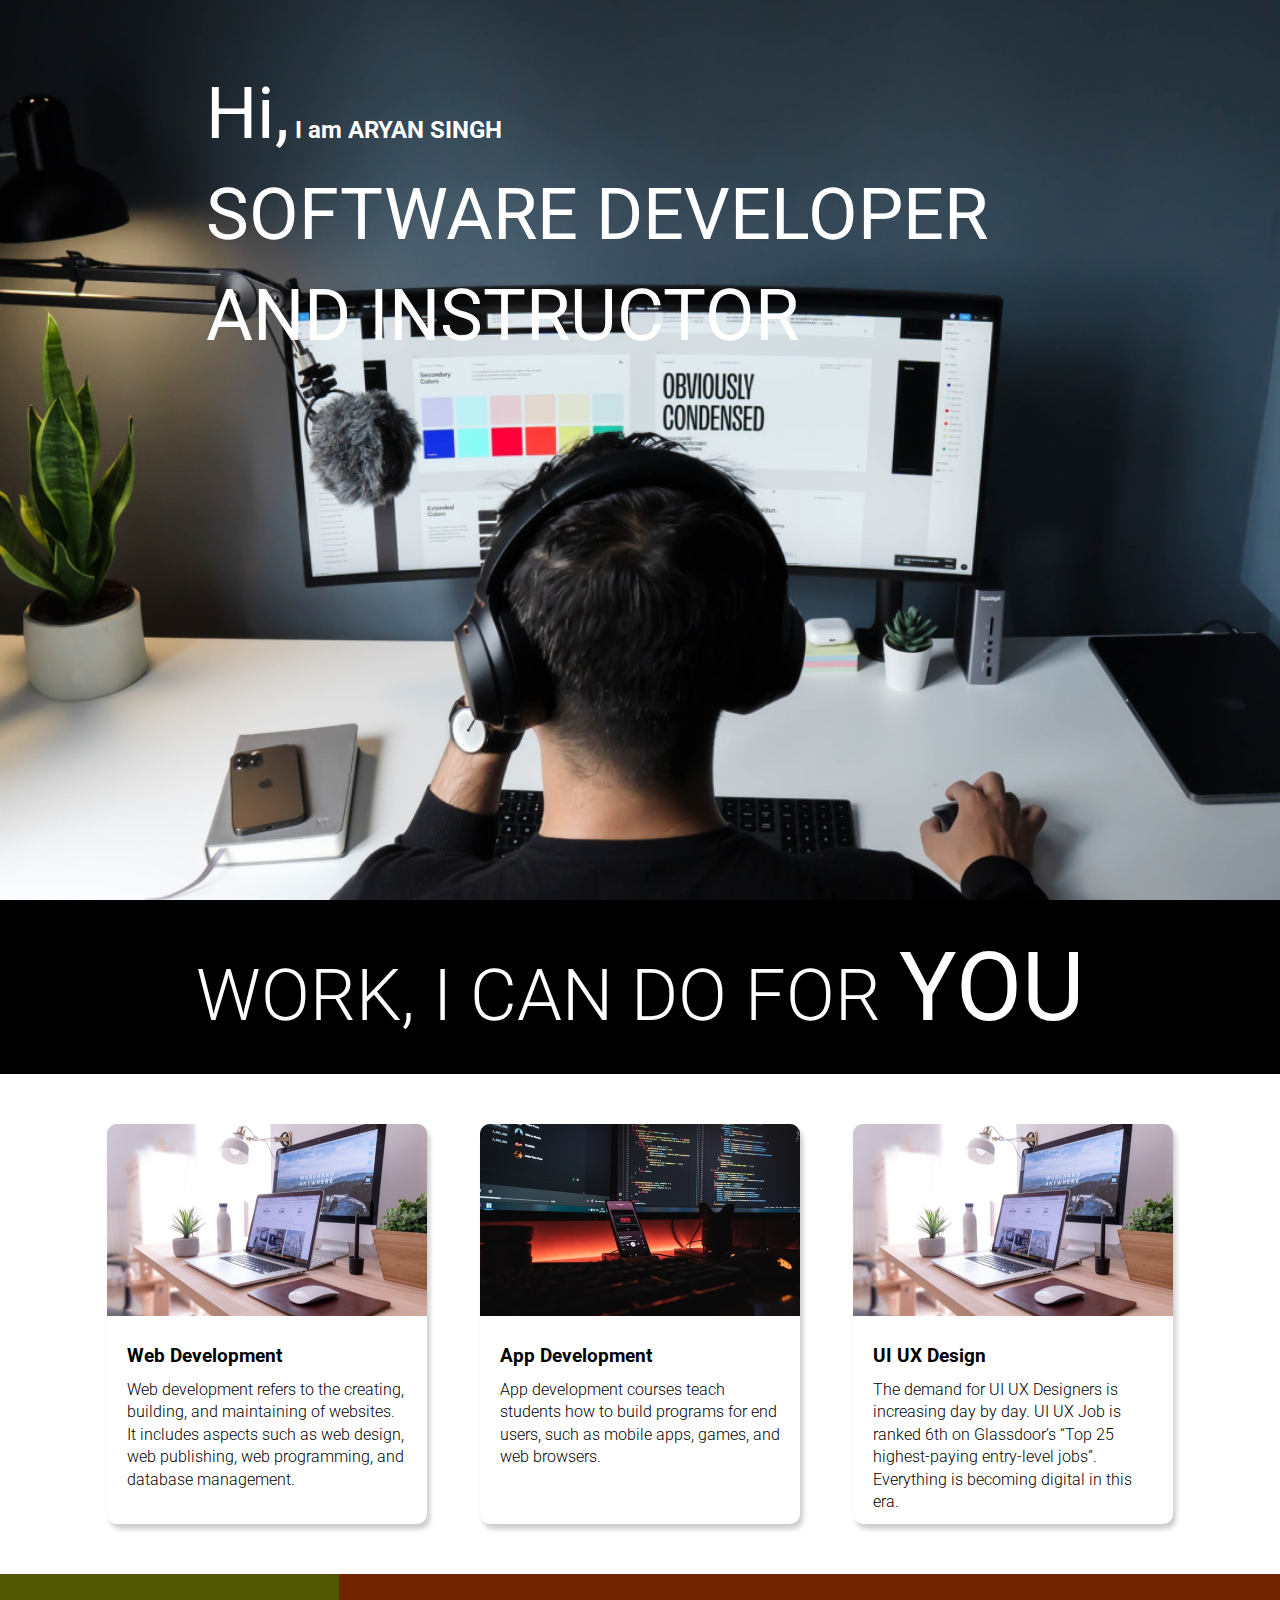
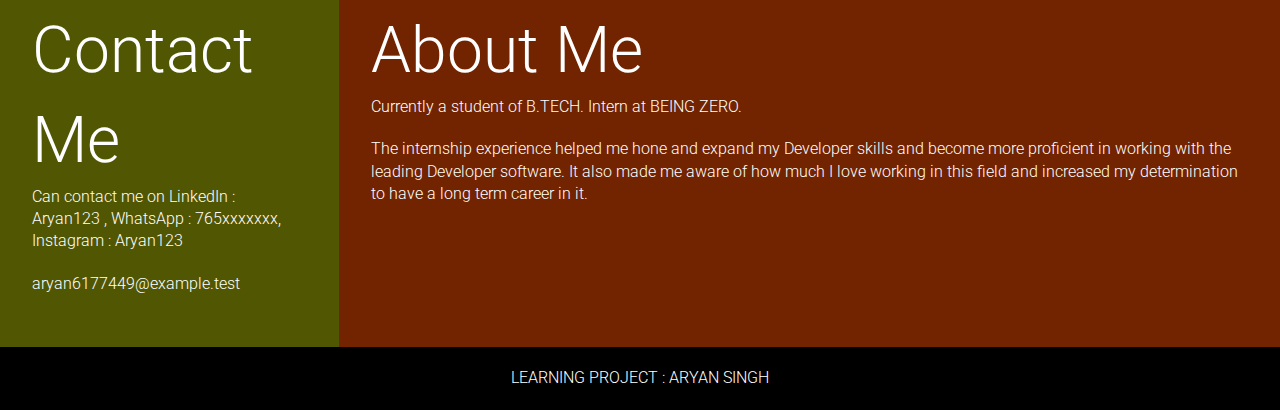
<file: Project 1/index.html>
<!DOCTYPE html>
<html lang="en">
  <head>
    <meta charset="UTF-8" />
    <meta http-equiv="X-UA-Compatible" content="IE=edge" />
    <meta name="viewport" content="width=device-width, initial-scale=1.0" />
    <title>Developer | Landing Page</title>
    <link rel="stylesheet" href="style.css" />
  </head>
  <body>
    <section class="hero_section">
      <div class="text_container">
        <h2><span class="lg_text">Hi,</span> I am ARYAN SINGH</h2>
        <h1 class="lg_text">SOFTWARE DEVELOPER AND INSTRUCTOR</h1>
      </div>
    </section>
    <section class="black_box">
      <h2>WORK, I CAN DO FOR <span>YOU</span></h2>
    </section>
    <section class="work">
      <div class="grid_item">
        <div class="card">
          <div class="image_container">
            <img src="images/web.png" alt="web development" />
          </div>
          <div class="card_content">
            <h3>Web Development</h3>
            <p>
              Web development refers to the creating, building, and maintaining of websites. It includes aspects such as web design, web publishing, web programming, and database management.
            </p>
          </div>
        </div>
      </div>
      <div class="grid_item">
        <div class="card">
          <div class="image_container">
            <img src="images/mobile.png" alt="app development" />
          </div>
          <div class="card_content">
            <h3>App Development</h3>
            <p>
              App development courses teach students how to build programs for end users, such as mobile apps, games, and web browsers. 
            </p>
          </div>
        </div>
      </div>
      <div class="grid_item">
        <div class="card">
          <div class="image_container">
            <img src="images/web.png" alt="web development" />
          </div>
          <div class="card_content">
            <h3>UI UX Design</h3>
            <p>
              The demand for UI UX Designers is increasing day by day. UI UX Job is ranked 6th on Glassdoor’s “Top 25 highest-paying entry-level jobs”. Everything is becoming digital in this era.
            </p>
          </div>
        </div>
      </div>
    </section>
    <section class="bottom_section">
      <div class="contact">
        <h2>Contact Me</h2>
        <p>
          Can contact me on LinkedIn : Aryan123 , WhatsApp : 765xxxxxxx, Instagram : Aryan123
        </p>
        <p>aryan6177449@example.test</p>
      </div>
      <div class="about">
        <h2>About Me</h2>

        <p>
          Currently a student of B.TECH. Intern at BEING ZERO. 
        </p>
        <p>
          The internship experience helped me hone and expand my Developer skills and become more proficient in working with the leading Developer software. 
          It also made me aware of how much I love working in this field and increased my determination to have a long term career in it.
        </p>
      </div>
    </section>
    <footer>Learning Project : Aryan Singh</footer>
  </body>
</html>
</file>
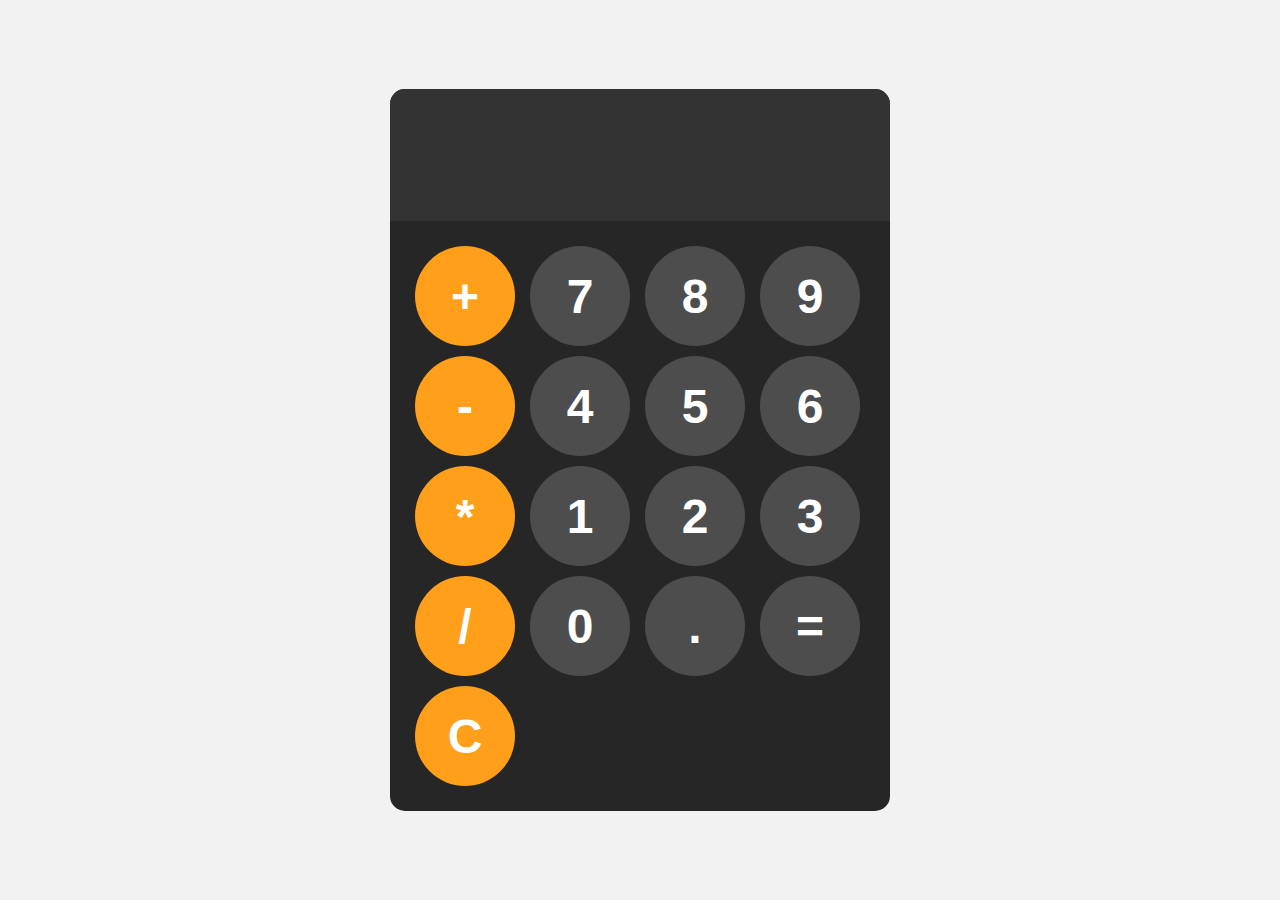
<file: Project 2/index1.html>
<!DOCTYPE html>
<html lang="en">
<head>
    <meta charset="UTF-8">
    <meta name="viewport" content="width=device-width, initial-scale=1.0">
    <title>Document</title>
    <link rel="stylesheet" href="styles1.css">
</head>
<body>

    <div id="calculator">
        <input id="display" readonly>
        <div id="keys">
            <button onclick="appendToDisplay('+')" class="operator-btn">+</button>
            <button onclick="appendToDisplay('7')">7</button>
            <button onclick="appendToDisplay('8')">8</button>
            <button onclick="appendToDisplay('9')">9</button>
            <button onclick="appendToDisplay('-')" class="operator-btn">-</button>
            <button onclick="appendToDisplay('4')">4</button>
            <button onclick="appendToDisplay('5')">5</button>
            <button onclick="appendToDisplay('6')">6</button>
            <button onclick="appendToDisplay('*')" class="operator-btn">*</button>
            <button onclick="appendToDisplay('1')">1</button>
            <button onclick="appendToDisplay('2')">2</button>
            <button onclick="appendToDisplay('3')">3</button>
            <button onclick="appendToDisplay('/')" class="operator-btn">/</button>
            <button onclick="appendToDisplay('0')">0</button>
            <button onclick="appendToDisplay('.')">.</button>
            <button onclick="calculate()">=</button>
            <button onclick="clearDisplay()" class="operator-btn">C</button>
        </div>
    </div>

    <script src="index1.js"></script>
</body>
</html>
</file>
<file: Project 1/style.css>
@import url("https://fonts.googleapis.com/css2?family=Roboto:ital,wght@0,100;0,300;0,400;0,500;0,700;0,900;1,100;1,300;1,400;1,500;1,700;1,900&display=swap");
* {
  margin: 0;
  padding: 0;
  box-sizing: border-box;
}

html,
body {
  line-height: 1.4;
  font-weight: 300;
  font-family: "Roboto", sans-serif;
}

.hero_section {
  background-image: url(images/developer.png);
  min-height: 100vh;
  background-position: center;
  background-size: cover;
  background-repeat: no-repeat;
}
.text_container {
  color:  white;
  max-width: 900px;
  margin: 0 auto;
  padding-top: 64px;
  padding-left: 16px;
}
.lg_text {
  font-size: 72px;
  font-weight: 400;
}
.black_box {
  background-color: #000;
  padding: 20px;
}
.black_box h2 {
  font-size: 72px;
  color: white;
  text-align: center;
  font-weight: 300;
}

.black_box h2 span {
  font-weight: 400;
  font-size: 96px;
}
.work {
  display: grid;
  gap: 20px;
  grid-template-columns: repeat(auto-fit, minmax(320px, 1fr));

  max-width: 1100px;
  margin: 50px auto;
}
.grid_item {
  display: flex;
  justify-content: center;
  align-items: center;
}
.card {
  max-width: 320px;
  height: 400px;
  border-radius: 10px;
  box-shadow: 3px 5px 5px rgba(1, 1, 1, 0.2);
  transition: 0.2s ease-in-out;
}
.card:hover {
  transform: scale(1.04);
  box-shadow: 3px 5px 5px rgba(1, 1, 1, 0.3);
  transition: 0.2s ease-in-out;
}
.card_content {
  padding: 20px;
}
.card_content h3 {
  margin-bottom: 10px;
}
.bottom_section {
  display: flex;
}
.contact {
  background-color: #515603;
}
.about {
  background-color: #722300;
}

.contact,
.about {
  min-height: 300px;
  padding: 32px;
  color: white;
}
.about h2,
.contact h2 {
  font-size: 64px;
  font-weight: 300;
}
.about p,
.contact p {
  margin-bottom: 20px;
}

footer {
  text-align: center;
  text-transform: uppercase;
  background-color: #000;
  padding: 20px;
  color: white;
}
@media (max-width: 786px) {
  .hero_section {
    min-height: 50vh;
  }
  .text_container {
    padding: 10px 0;
    text-align: center;
  }
  .lg_text {
    font-size: 32px;
  }
  .black_box h2 {
    font-size: 24px;
  }
  .black_box h2 span {
    font-weight: 400;
    font-size: 32px;
  }
  .bottom_section {
    flex-direction: column;
  }
  h1 {
    font-size: 32px;
  }
  .about h2,
  .contact h2 {
    font-size: 32px;
  }
}
</file>
<file: Project 2/styles1.css>
body{
    margin: 0;
    display: flex;
    justify-content: center;
    align-items: center;
    height: 100vh;
    background-color: hsl(0, 0%, 95%);
}
#calculator{
    font-family: Arial, sans-serif;
    background-color: hsl(0, 0%, 15%);
    border-radius: 15px;
    max-width: 500px;
    overflow: hidden;
}
#display{
    width: 100%;
    padding: 20px;
    font-size: 5rem;
    text-align: left;
    border: none;
    background-color: hsl(0, 0%, 20%);
    color: white;
}
#keys{
    display: grid;
    grid-template-columns: repeat(4, 1fr);
    gap: 10px;
    padding: 25px;
}
button{
    width: 100px;
    height: 100px;
    border-radius: 50px;
    border: none;
    background-color: hsl(0, 0%, 30%);
    color: white;
    font-size: 3rem;
    font-weight: bold;
    cursor: pointer;
}
button:hover{
    background-color: hsl(0, 0%, 40%);
}
button:active{
    background-color: hsl(0, 0%, 50%);
}
.operator-btn{
    background-color: hsl(35, 100%, 55%);
}
.operator-btn:hover{
    background-color: hsl(35, 100%, 65%);
}
.operator-btn:active{
    background-color: hsl(35, 100%, 75%);
}
</file>
